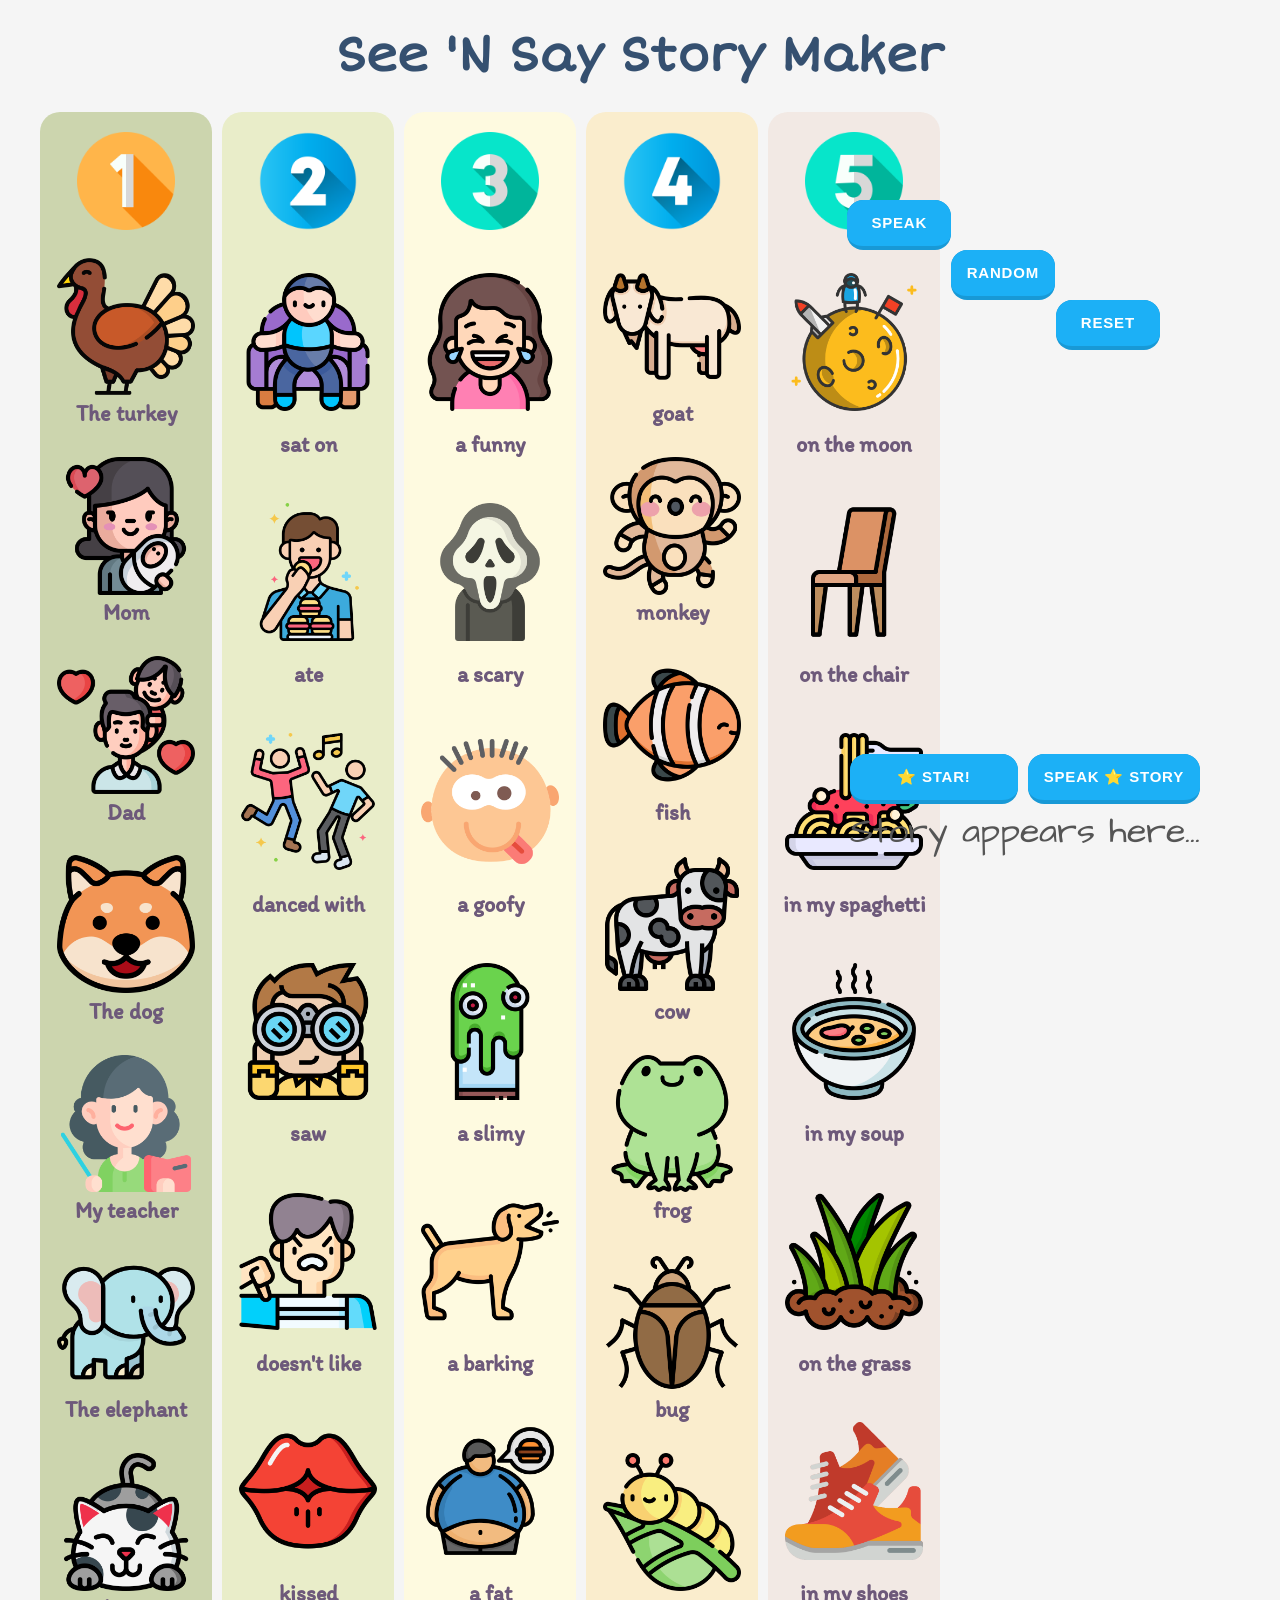
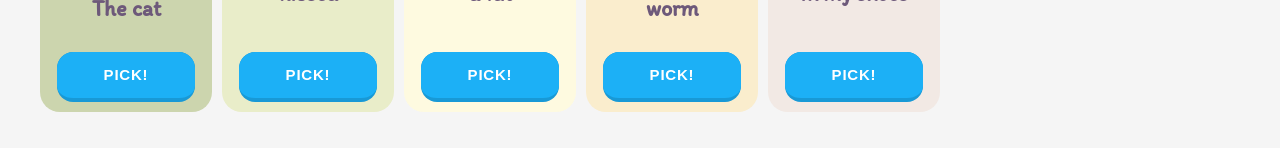
<file: index.html>
<!DOCTYPE html>
<html lang="en">
  <head>
    <meta charset="utf-8" />
    <meta name="viewport" content="width=device-width, initial-scale=1.0" />
    <title>Assignment 1 | COMP1073 Client-Side JavaScript</title>
    <link rel="preconnect" href="https://fonts.googleapis.com" />
    <link rel="preconnect" href="https://fonts.gstatic.com" crossorigin />
    <link
      href="https://fonts.googleapis.com/css2?family=Architects+Daughter&family=Itim&family=Short+Stack&display=swap"
      rel="stylesheet"
    />
    <link rel="icon" href="./image/favicon.png" />
    <link rel="stylesheet" href="css/normalize.css" />
    <link rel="stylesheet" href="css/main.css" />
  </head>

  <body>
    <header>
      <div class="header-container">
        <h1>See 'N Say Story Maker</h1>
      </div>
    </header>
    <main>
      <section class="section-story-maker">
        <div class="phrase-container">
          <div class="phrase phrase-1">
            <img class="sequence" src="./image/1.png" alt="The 1st phrase" />
            <img class="icon" src="./image/turkey.png" alt="the turkey" />
            <p class="label">The turkey</p>
            <img class="icon" src="./image/mom.png" alt="mom" />
            <p class="label">Mom</p>
            <img class="icon" src="./image/dad.png" alt="dad" />
            <p class="label">Dad</p>
            <img class="icon" src="./image/dog.png" alt="the dog" />
            <p class="label">The dog</p>
            <img class="icon" src="./image/teacher.png" alt="the teacher" />
            <p class="label">My teacher</p>
            <img class="icon" src="./image/elephant.png" alt="the elephant" />
            <p class="label">The elephant</p>
            <img class="icon" src="./image/cat.png" alt="the cat" />
            <p class="label">The cat</p>
            <button class="btn btn-phrase btn-phrase-1" role="button">
              PICK!
            </button>
          </div>
          <div class="phrase phrase-2">
            <img class="sequence" src="./image/2.png" alt="The 2nd phrase" />
            <img class="icon" src="./image/sit.png" alt="sat on" />
            <p class="label">sat on</p>
            <img class="icon" src="./image/eat.png" alt="ate" />
            <p class="label">ate</p>
            <img class="icon" src="./image/dance.png" alt="danced with" />
            <p class="label">danced with</p>
            <img class="icon" src="./image/see.png" alt="saw" />
            <p class="label">saw</p>
            <img class="icon" src="./image/hate.png" alt="doesn't like" />
            <p class="label">doesn't like</p>
            <img class="icon" src="./image/kiss.png" alt="kissed" />
            <p class="label">kissed</p>
            <button class="btn btn-phrase btn-phrase-2" role="button">
              PICK!
            </button>
          </div>
          <div class="phrase phrase-3">
            <img class="sequence" src="./image/3.png" alt="The 3rd phrase" />
            <img class="icon" src="./image/funny.png" alt="a funny" />
            <p class="label">a funny</p>
            <img class="icon" src="./image/scary.png" alt="a scary" />
            <p class="label">a scary</p>
            <img class="icon" src="./image/goofy.png" alt="a goofy" />
            <p class="label">a goofy</p>
            <img class="icon" src="./image/slime.png" alt="a slimy" />
            <p class="label">a slimy</p>
            <img class="icon" src="./image/bark.png" alt="a barking" />
            <p class="label">a barking</p>
            <img class="icon" src="./image/fat.png" alt="a fat" />
            <p class="label">a fat</p>
            <button class="btn btn-phrase btn-phrase-3" role="button">
              PICK!
            </button>
          </div>
          <div class="phrase phrase-4">
            <img class="sequence" src="./image/4.png" alt="The 4th phrase" />
            <img class="icon" src="./image/goat.png" alt="goat" />
            <p class="label">goat</p>
            <img class="icon" src="./image/monkey.png" alt="monkey" />
            <p class="label">monkey</p>
            <img class="icon" src="./image/fish.png" alt="fish" />
            <p class="label">fish</p>
            <img class="icon" src="./image/cow.png" alt="cow" />
            <p class="label">cow</p>
            <img class="icon" src="./image/frog.png" alt="frog" />
            <p class="label">frog</p>
            <img class="icon" src="./image/bug.png" alt="bug" />
            <p class="label">bug</p>
            <img class="icon" src="./image/worm.png" alt="worm" />
            <p class="label">worm</p>
            <button class="btn btn-phrase btn-phrase-4" role="button">
              PICK!
            </button>
          </div>
          <div class="phrase phrase-5">
            <img class="sequence" src="./image/5.png" alt="The 5th phrase" />
            <img
              class="icon"
              src="./image/man-on-the-moon.png"
              alt="on the moon"
            />
            <p class="label">on the moon</p>
            <img class="icon" src="./image/chair.png" alt="on the chair" />
            <p class="label">on the chair</p>
            <img
              class="icon"
              src="./image/spaghetti.png"
              alt="in my spaghetti"
            />
            <p class="label">in my spaghetti</p>
            <img class="icon" src="./image/soup.png" alt="in my soup" />
            <p class="label">in my soup</p>
            <img class="icon" src="./image/grass.png" alt="on the grass" />
            <p class="label">on the grass</p>
            <img class="icon" src="./image/shoes.png" alt="in my shoes" />
            <p class="label">in my shoes</p>
            <button class="btn btn-phrase btn-phrase-5" role="button">
              PICK!
            </button>
          </div>
        </div>

        <div class="out-btn-container">
          <button class="btn out-btn" id="speak" role="button">SPEAK</button>
          <button class="btn out-btn" id="random" role="button">RANDOM</button>
          <button class="btn out-btn" id="reset" role="button">RESET</button>
        </div>

        <div class="star-story">
          <p id="star-story" class="star-story-text"></p>
        </div>

        <div class="text-box-container">
          <div class="star-btns">
            <button id="star" class="btn star-btn" role="button">
              ⭐ STAR!
            </button>
            <button
              id="speak-star"
              class="btn speak-star-buttion"
              role="button"
            >
              SPEAK ⭐ STORY
            </button>
          </div>

          <p id="story">Story appears here...</p>
        </div>
      </section>
    </main>
    <script src="js/app.js"></script>
  </body>
</html>
</file>
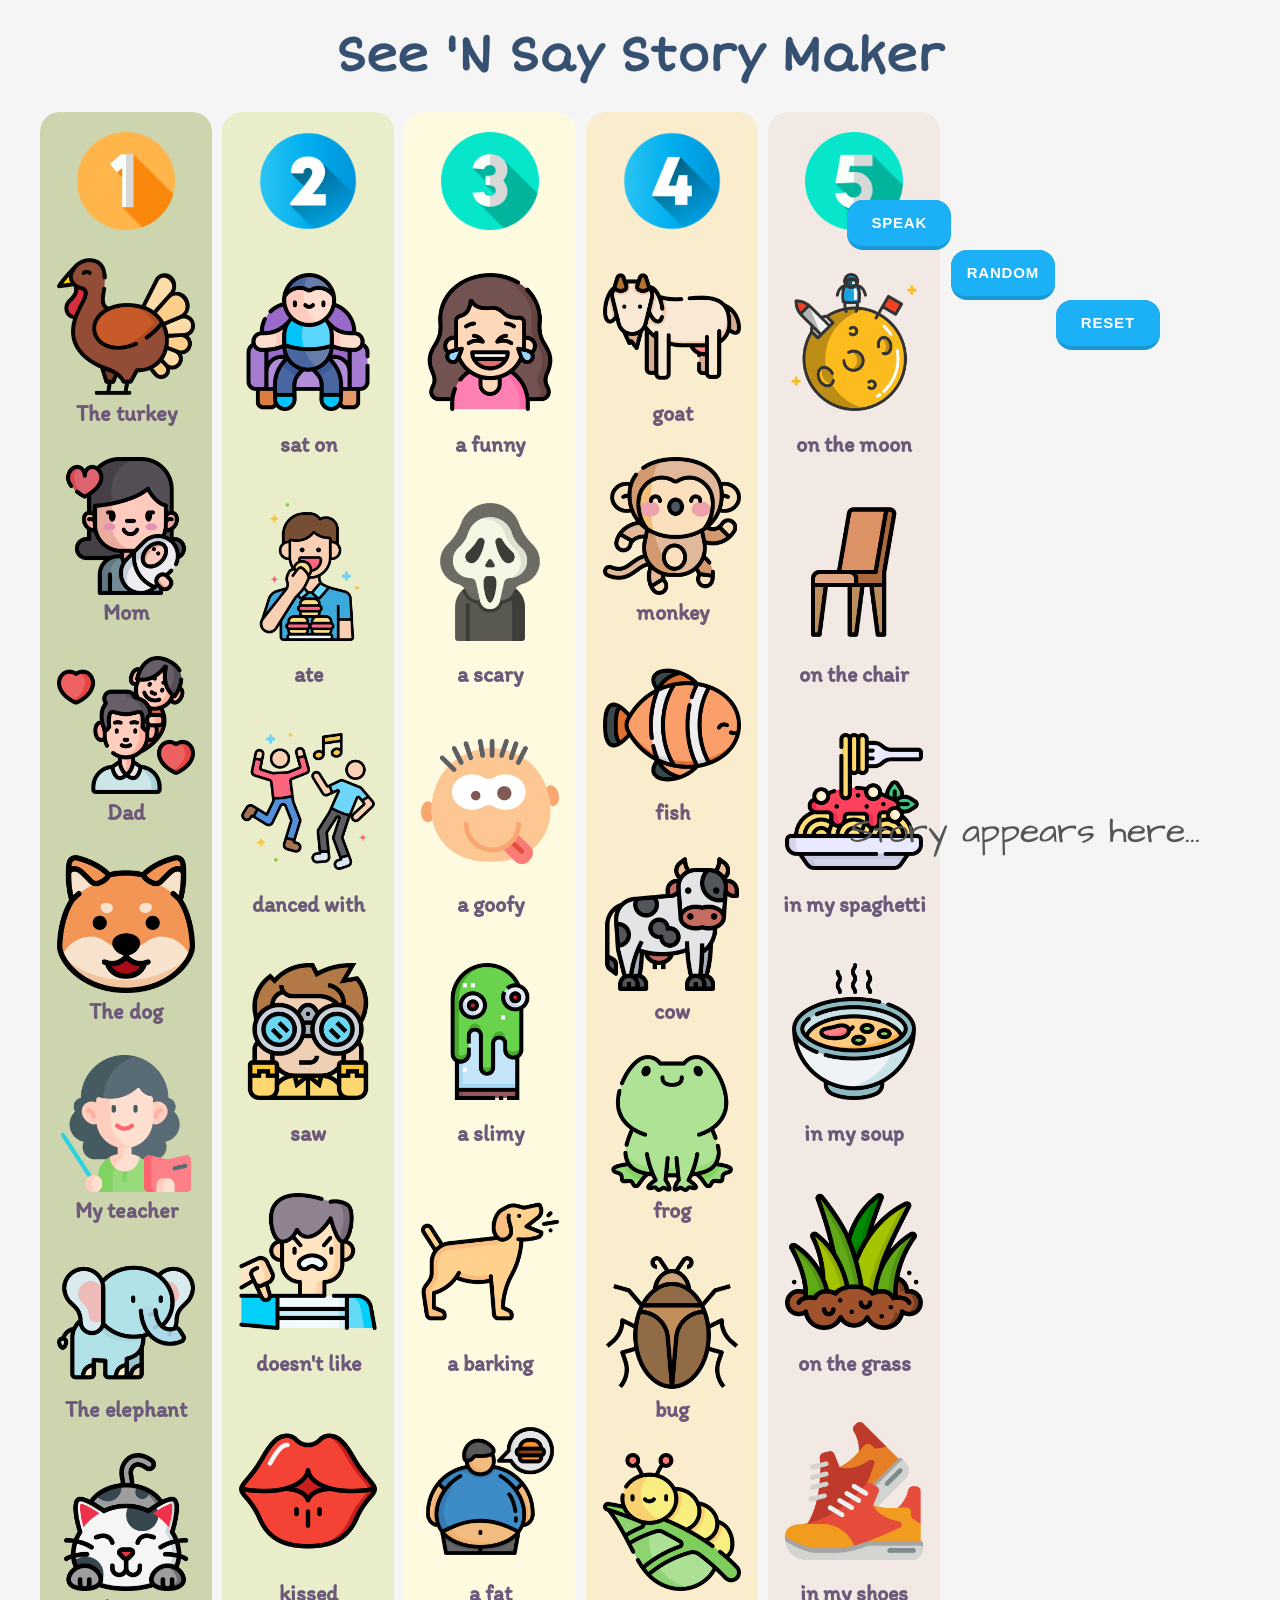
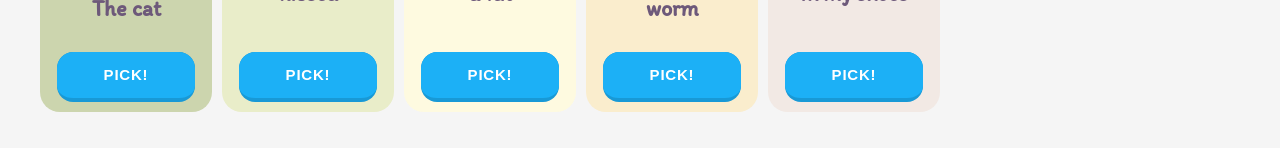
<file: see-n-say-storymaker/index.html>
<!DOCTYPE html>
<html lang="en">
  <head>
    <meta charset="utf-8" />
    <meta name="viewport" content="width=device-width, initial-scale=1.0" />
    <title>Assignment 1 | COMP1073 Client-Side JavaScript</title>
    <link rel="preconnect" href="https://fonts.googleapis.com" />
    <link rel="preconnect" href="https://fonts.gstatic.com" crossorigin />
    <link
      href="https://fonts.googleapis.com/css2?family=Architects+Daughter&family=Itim&family=Short+Stack&display=swap"
      rel="stylesheet"
    />
    <link rel="icon" href="./image/favicon.png" />
    <link rel="stylesheet" href="css/normalize.css" />
    <link rel="stylesheet" href="css/main.css" />
  </head>

  <body>
    <header>
      <div class="header-container">
        <h1>See 'N Say Story Maker</h1>
      </div>
    </header>
    <main>
      <section class="section-story-maker">
        <div class="phrase-container">
          <div class="phrase phrase-1">
            <img class="sequence" src="./image/1.png" alt="The 1st phrase" />
            <img class="icon" src="./image/turkey.png" alt="the turkey" />
            <p class="label">The turkey</p>
            <img class="icon" src="./image/mom.png" alt="mom" />
            <p class="label">Mom</p>
            <img class="icon" src="./image/dad.png" alt="dad" />
            <p class="label">Dad</p>
            <img class="icon" src="./image/dog.png" alt="the dog" />
            <p class="label">The dog</p>
            <img class="icon" src="./image/teacher.png" alt="the teacher" />
            <p class="label">My teacher</p>
            <img class="icon" src="./image/elephant.png" alt="the elephant" />
            <p class="label">The elephant</p>
            <img class="icon" src="./image/cat.png" alt="the cat" />
            <p class="label">The cat</p>
            <button class="btn btn-phrase btn-phrase-1" role="button">
              PICK!
            </button>
          </div>
          <div class="phrase phrase-2">
            <img class="sequence" src="./image/2.png" alt="The 2nd phrase" />
            <img class="icon" src="./image/sit.png" alt="sat on" />
            <p class="label">sat on</p>
            <img class="icon" src="./image/eat.png" alt="ate" />
            <p class="label">ate</p>
            <img class="icon" src="./image/dance.png" alt="danced with" />
            <p class="label">danced with</p>
            <img class="icon" src="./image/see.png" alt="saw" />
            <p class="label">saw</p>
            <img class="icon" src="./image/hate.png" alt="doesn't like" />
            <p class="label">doesn't like</p>
            <img class="icon" src="./image/kiss.png" alt="kissed" />
            <p class="label">kissed</p>
            <button class="btn btn-phrase btn-phrase-2" role="button">
              PICK!
            </button>
          </div>
          <div class="phrase phrase-3">
            <img class="sequence" src="./image/3.png" alt="The 3rd phrase" />
            <img class="icon" src="./image/funny.png" alt="a funny" />
            <p class="label">a funny</p>
            <img class="icon" src="./image/scary.png" alt="a scary" />
            <p class="label">a scary</p>
            <img class="icon" src="./image/goofy.png" alt="a goofy" />
            <p class="label">a goofy</p>
            <img class="icon" src="./image/slime.png" alt="a slimy" />
            <p class="label">a slimy</p>
            <img class="icon" src="./image/bark.png" alt="a barking" />
            <p class="label">a barking</p>
            <img class="icon" src="./image/fat.png" alt="a fat" />
            <p class="label">a fat</p>
            <button class="btn btn-phrase btn-phrase-3" role="button">
              PICK!
            </button>
          </div>
          <div class="phrase phrase-4">
            <img class="sequence" src="./image/4.png" alt="The 4th phrase" />
            <img class="icon" src="./image/goat.png" alt="goat" />
            <p class="label">goat</p>
            <img class="icon" src="./image/monkey.png" alt="monkey" />
            <p class="label">monkey</p>
            <img class="icon" src="./image/fish.png" alt="fish" />
            <p class="label">fish</p>
            <img class="icon" src="./image/cow.png" alt="cow" />
            <p class="label">cow</p>
            <img class="icon" src="./image/frog.png" alt="frog" />
            <p class="label">frog</p>
            <img class="icon" src="./image/bug.png" alt="bug" />
            <p class="label">bug</p>
            <img class="icon" src="./image/worm.png" alt="worm" />
            <p class="label">worm</p>
            <button class="btn btn-phrase btn-phrase-4" role="button">
              PICK!
            </button>
          </div>
          <div class="phrase phrase-5">
            <img class="sequence" src="./image/5.png" alt="The 5th phrase" />
            <img
              class="icon"
              src="./image/man-on-the-moon.png"
              alt="on the moon"
            />
            <p class="label">on the moon</p>
            <img class="icon" src="./image/chair.png" alt="on the chair" />
            <p class="label">on the chair</p>
            <img
              class="icon"
              src="./image/spaghetti.png"
              alt="in my spaghetti"
            />
            <p class="label">in my spaghetti</p>
            <img class="icon" src="./image/soup.png" alt="in my soup" />
            <p class="label">in my soup</p>
            <img class="icon" src="./image/grass.png" alt="on the grass" />
            <p class="label">on the grass</p>
            <img class="icon" src="./image/shoes.png" alt="in my shoes" />
            <p class="label">in my shoes</p>
            <button class="btn btn-phrase btn-phrase-5" role="button">
              PICK!
            </button>
          </div>
        </div>

        <div class="out-btn-container">
          <button class="btn out-btn" id="speak" role="button">SPEAK</button>
          <button class="btn out-btn" id="random" role="button">RANDOM</button>
          <button class="btn out-btn" id="reset" role="button">RESET</button>
        </div>

        <div class="text-box-container">
          <p id="story">Story appears here...</p>
        </div>
      </section>
    </main>
    <script src="js/app.js"></script>
  </body>
</html>
</file>
<file: css/main.css>
@charset "utf-8";
/* Assignment 1 | COMP1073 Client-Side JavaScript */

* {
    padding: 0;
    margin: 0;
    box-sizing: border-box;
}

html {
    font-size: 62.5%;
}

body {
    font-family: sans-serif;
    background-color: #f5f5f5;
    line-height: 1;
    font-weight: 400;
    color: #555;
}

header {
    max-width: 120rem;
    padding: 0 3.2rem;
    margin: 3.2rem auto;
}

h1 {
    font-size: 4.8rem;
    text-align: center;
    font-family: 'Short Stack', cursive;
    color: #355070;
}

.section-story-maker {
    max-width: 120rem;
    margin: 0 auto 3.6rem;
}

.phrase-container {
    width: 75%;
    display: flex;
    gap: 1rem;

    justify-content: center;
    align-items: flex-start;
}

.phrase {
    height: 160rem;
    display: flex;

    flex-direction: column;
    justify-content: space-between;
    align-items: center;
}

.phrase-1 {
    background-color: #ccd5ae;
    border-radius: 2rem;
}

.phrase-2 {
    background-color: #e9edc9;
    border-radius: 2rem;
}

.phrase-3 {
    background-color: #fefae0;
    border-radius: 2rem;
}

.phrase-4 {
    background-color: #faedcd;
    border-radius: 2rem;
}

.phrase-5 {
    background-color: #f2e9e4;
    border-radius: 2rem;
}

.sequence {
    padding: 2rem;
}

.icon {
    max-width: 100%;
    height: auto;
}

.label {
    font-family: 'Itim', cursive;
    font-size: 2.2rem;
    font-weight: 700;
    padding-bottom: 2.4rem;
    color: #6d597a;
}

img {
    width: 80%;
    height: auto;
}

.btn {
    appearance: button;
    background-color: #1899D6;
    border: solid transparent;
    border-radius: 16px;
    border-width: 0 0 4px;
    box-sizing: border-box;
    color: #FFFFFF;
    cursor: pointer;
    display: inline-block;
    font-family: din-round, sans-serif;
    font-size: 15px;
    font-weight: 700;
    letter-spacing: .8px;
    line-height: 20px;
    margin: 0;
    outline: none;
    overflow: visible;
    padding: 13px 16px;
    text-align: center;
    text-transform: uppercase;
    touch-action: manipulation;
    transform: translateZ(0);
    transition: filter .2s;
    user-select: none;
    -webkit-user-select: none;
    vertical-align: middle;
    white-space: nowrap;
    width: 80%;
}

.btn:after {
    background-clip: padding-box;
    background-color: #1CB0F6;
    border: solid transparent;
    border-radius: 16px;
    border-width: 0 0 4px;
    bottom: -4px;
    content: "";
    left: 0;
    position: absolute;
    right: 0;
    top: 0;
    z-index: -1;
}

/* .btn:main, */
.btn:focus {
    user-select: auto;
}

.btn:hover:not(:disabled) {
    filter: brightness(1.1);
    -webkit-filter: brightness(1.1);
}

.btn:disabled {
    cursor: auto;
}

.btn-phrase {
    margin-bottom: 1rem;
}

.out-btn-container {
    display: grid;
    grid-template-columns: 1fr 1fr 1fr;
    grid-template-rows: 1fr 1fr 1fr;

    position: fixed;
    top: 20rem;
    right: 12rem;
}

#speak {
    grid-area: 1/1/2/2;
}

#random {
    grid-area: 2/2/3/3;
}

#reset {
    grid-area: 3/3/4/4;
}

.out-btn {
    width: 100%;
}

.star-story {
    position: fixed;
    bottom: 30rem;
    right: 8rem;
    font-family: 'Architects Daughter', cursive;
    font-size: 3.6rem;
    max-width: 35rem;

}

.text-box-container {
    position: fixed;
    bottom: 5rem;
    right: 8rem;
}

.star-btns {
    display: flex;
    gap: 1rem;
    margin-bottom: 1rem;
}

#story {
    font-family: 'Architects Daughter', cursive;
    font-size: 3.6rem;
    max-width: 35rem;
}
</file>
<file: see-n-say-storymaker/css/main.css>
@charset "utf-8";
/* Assignment 1 | COMP1073 Client-Side JavaScript */

* {
    padding: 0;
    margin: 0;
    box-sizing: border-box;
}

html {
    font-size: 62.5%;
}

body {
    font-family: sans-serif;
    background-color: #f5f5f5;
    line-height: 1;
    font-weight: 400;
    color: #555;
}

header {
    max-width: 120rem;
    padding: 0 3.2rem;
    margin: 3.2rem auto;
}

h1 {
    font-size: 4.8rem;
    text-align: center;
    font-family: 'Short Stack', cursive;
    color: #355070;
}

.section-story-maker {
    max-width: 120rem;
    margin: 0 auto 3.6rem;
}

.phrase-container {
    width: 75%;
    display: flex;
    gap: 1rem;

    justify-content: center;
    align-items: flex-start;
}

.phrase {
    height: 160rem;
    display: flex;

    flex-direction: column;
    justify-content: space-between;
    align-items: center;
}

.phrase-1 {
    background-color: #ccd5ae;
    border-radius: 2rem;
}

.phrase-2 {
    background-color: #e9edc9;
    border-radius: 2rem;
}

.phrase-3 {
    background-color: #fefae0;
    border-radius: 2rem;
}

.phrase-4 {
    background-color: #faedcd;
    border-radius: 2rem;
}

.phrase-5 {
    background-color: #f2e9e4;
    border-radius: 2rem;
}

.sequence {
    padding: 2rem;
}

.icon {
    max-width: 100%;
    height: auto;
}

.label {
    font-family: 'Itim', cursive;
    font-size: 2.2rem;
    font-weight: 700;
    padding-bottom: 2.4rem;
    color: #6d597a;
}

img {
    width: 80%;
    height: auto;
}

.btn {
    appearance: button;
    background-color: #1899D6;
    border: solid transparent;
    border-radius: 16px;
    border-width: 0 0 4px;
    box-sizing: border-box;
    color: #FFFFFF;
    cursor: pointer;
    display: inline-block;
    font-family: din-round, sans-serif;
    font-size: 15px;
    font-weight: 700;
    letter-spacing: .8px;
    line-height: 20px;
    margin: 0;
    outline: none;
    overflow: visible;
    padding: 13px 16px;
    text-align: center;
    text-transform: uppercase;
    touch-action: manipulation;
    transform: translateZ(0);
    transition: filter .2s;
    user-select: none;
    -webkit-user-select: none;
    vertical-align: middle;
    white-space: nowrap;
    width: 80%;
}

.btn:after {
    background-clip: padding-box;
    background-color: #1CB0F6;
    border: solid transparent;
    border-radius: 16px;
    border-width: 0 0 4px;
    bottom: -4px;
    content: "";
    left: 0;
    position: absolute;
    right: 0;
    top: 0;
    z-index: -1;
}

.btn:main,
.btn:focus {
    user-select: auto;
}

.btn:hover:not(:disabled) {
    filter: brightness(1.1);
    -webkit-filter: brightness(1.1);
}

.btn:disabled {
    cursor: auto;
}

.btn-phrase {
    margin-bottom: 1rem;
}

.out-btn-container {
    display: grid;
    grid-template-columns: 1fr 1fr 1fr;
    grid-template-rows: 1fr 1fr 1fr;

    position: fixed;
    top: 20rem;
    right: 12rem;
}

#speak {
    grid-area: 1/1/2/2;
}

#random {
    grid-area: 2/2/3/3;
}

#reset {
    grid-area: 3/3/4/4;
}

.out-btn {
    width: 100%;
}

.text-box-container {
    position: fixed;
    bottom: 5rem;
    right: 8rem;
}

#story {
    font-family: 'Architects Daughter', cursive;
    font-size: 3.6rem;
    max-width: 35rem;
}
</file>
